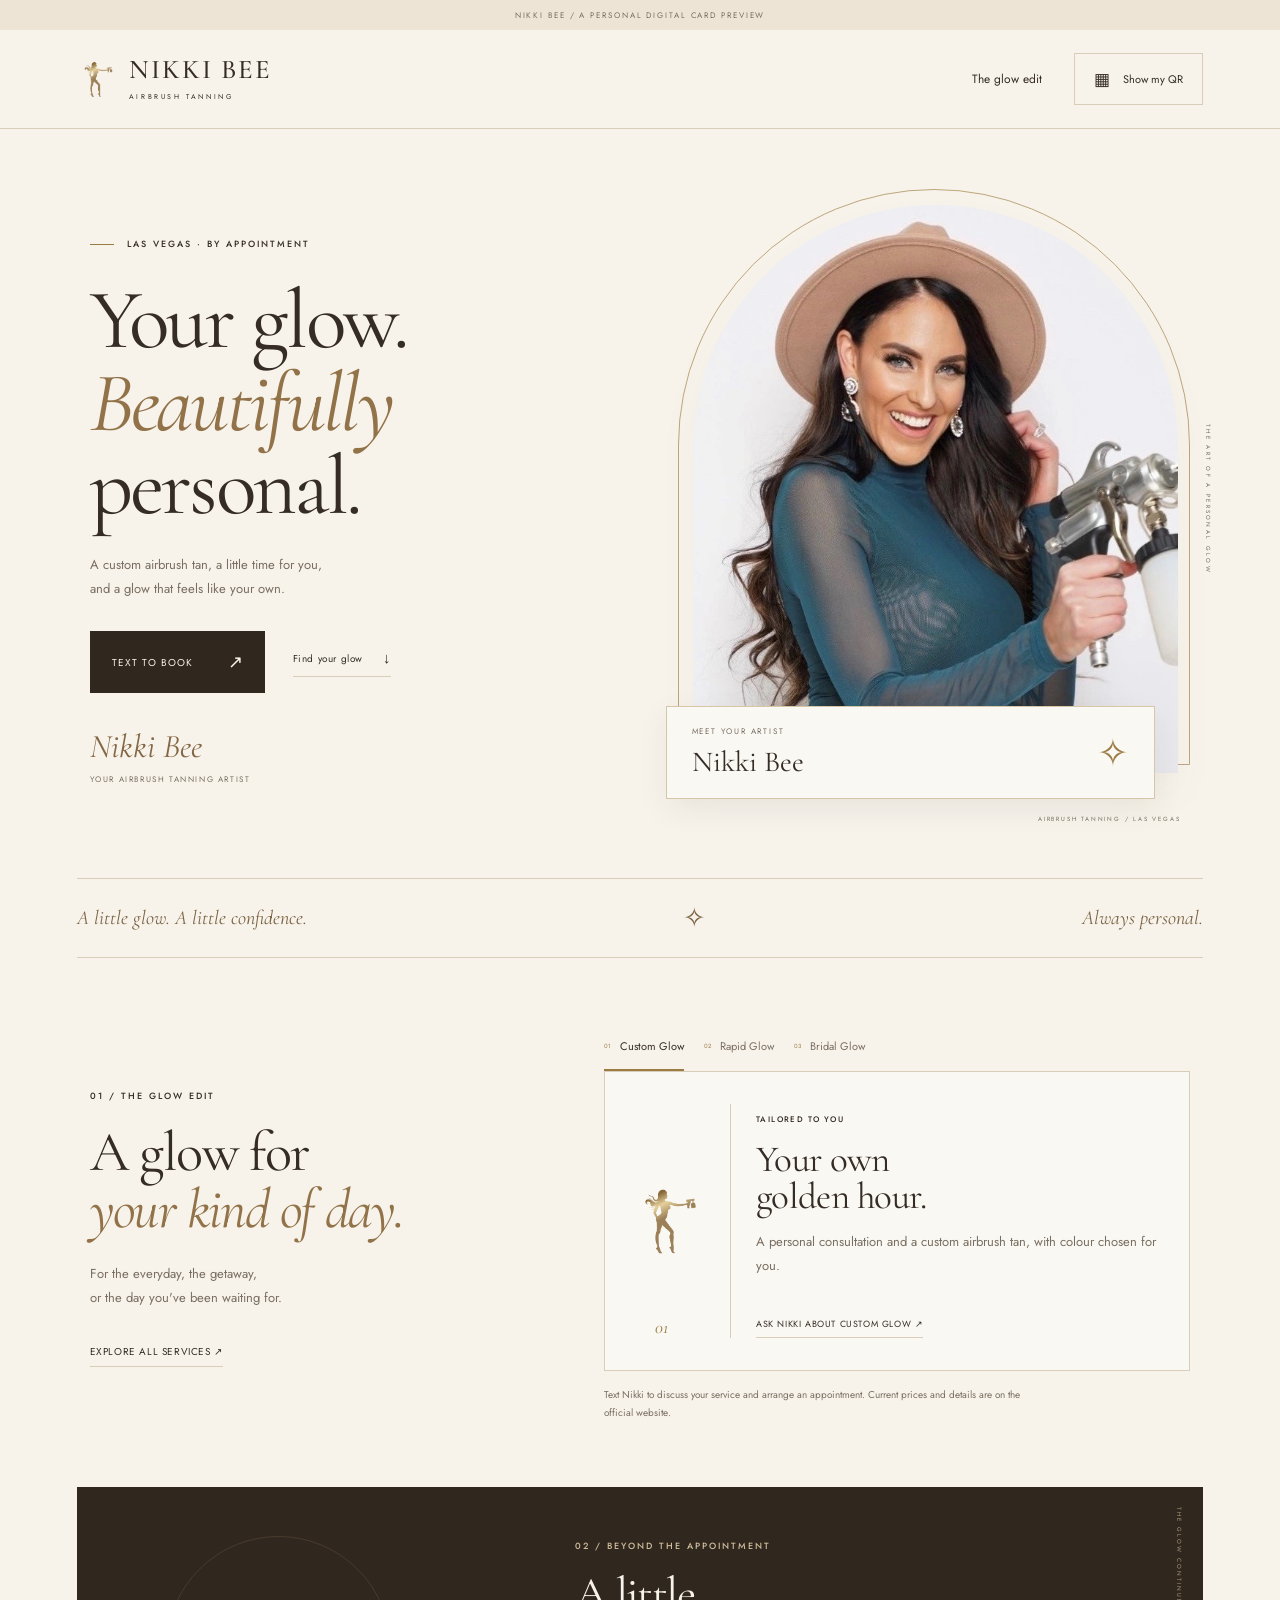
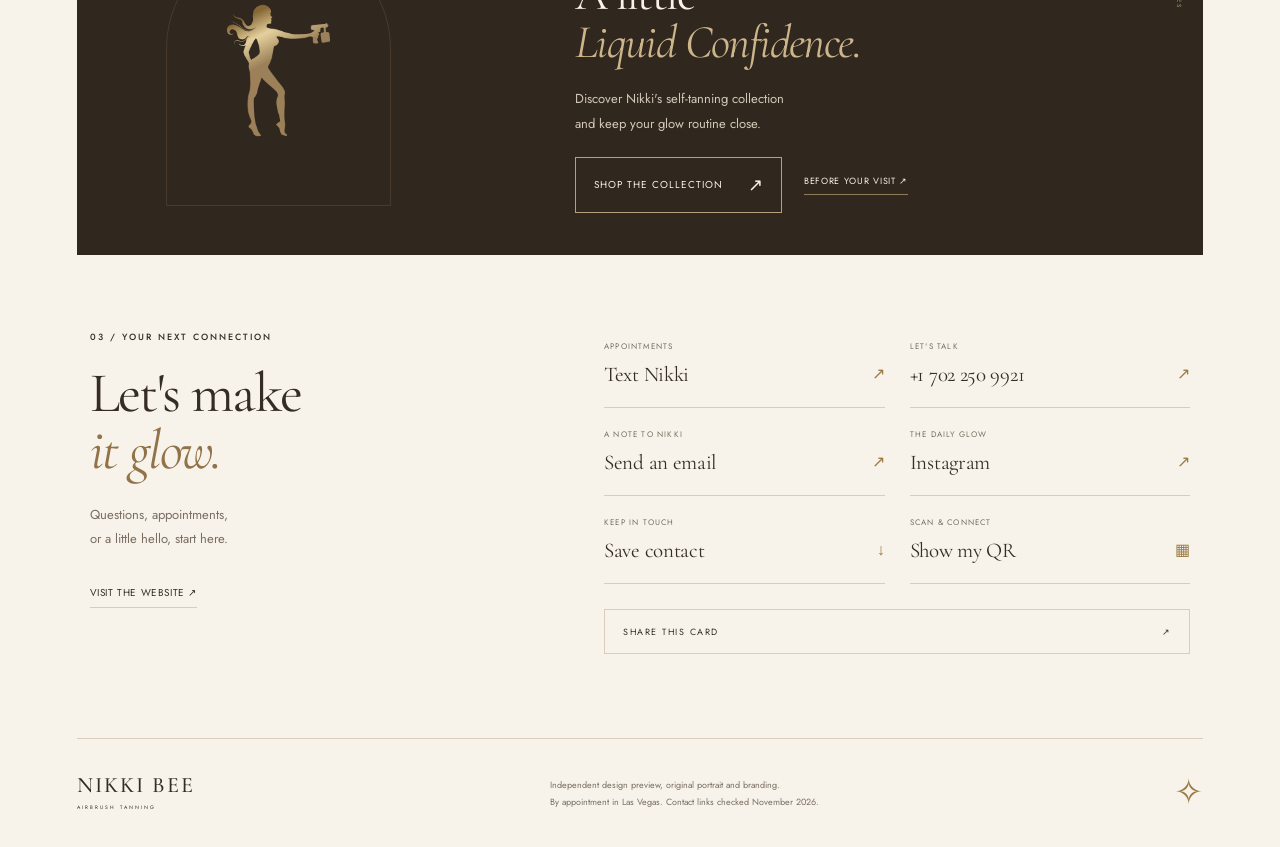
<file: index.html>
<!doctype html><html lang="en"><head><meta charset="utf-8"><meta name="viewport" content="width=device-width,initial-scale=1"><meta name="theme-color" content="#f7f3eb"><meta name="description" content="Nikki Bee Airbrush Tanning. A personal glow, by appointment in Las Vegas. Services, contact and Instagram in one elegant digital card."><title>Nikki Bee · Airbrush Tanning</title><link rel="stylesheet" href="style.css"><script src="app.js" defer></script></head><body><a class="skip" href="#main">Skip to content</a><div class="preview">NIKKI BEE / A PERSONAL DIGITAL CARD PREVIEW</div><div class="page"><header><a class="brand" href="index.html" aria-label="Nikki Bee home"><img src="emblem.webp" width="2008" height="2008" alt=""><span>NIKKI BEE<small>AIRBRUSH TANNING</small></span></a><nav aria-label="Main navigation"><a href="#ritual">The glow edit</a><a class="qr-nav" href="qr.html"><span aria-hidden="true">▦</span> Show my QR</a></nav></header>
<main id="main"><section class="hero"><div class="hero-copy"><p class="eyebrow"><span></span> LAS VEGAS · BY APPOINTMENT</p><h1>Your glow.<br><em>Beautifully</em><br>personal.</h1><p class="intro">A custom airbrush tan, a little time for you,<br>and a glow that feels like your own.</p><div class="hero-actions"><a class="button dark" href="sms:+17022509921">TEXT TO BOOK <span>↗</span></a><a class="text-link" href="#ritual">Find your glow <span>↓</span></a></div><div class="signature"><span>Nikki Bee</span><small>YOUR AIRBRUSH TANNING ARTIST</small></div></div><div class="portrait-stage"><div class="arch-line" aria-hidden="true"></div><div class="portrait"><img src="nikki.webp" width="848" height="777" alt="Nikki Bee holding her airbrush tanning equipment"></div><span class="portrait-side">THE ART OF A PERSONAL GLOW</span><div class="portrait-plaque"><span>MEET YOUR ARTIST</span><strong>Nikki Bee</strong><i aria-hidden="true">✧</i></div><span class="portrait-foot">AIRBRUSH TANNING / LAS VEGAS</span></div></section>
<div class="divider"><span>A little glow. A little confidence.</span><i aria-hidden="true">✧</i><span>Always personal.</span></div>
<section class="ritual" id="ritual"><div class="ritual-heading"><p class="eyebrow">01 / THE GLOW EDIT</p><h2>A glow for<br><em>your kind of day.</em></h2><p>For the everyday, the getaway,<br>or the day you've been waiting for.</p><a class="text-link" href="https://nikkibeeessentials.com/pages/services" target="_blank" rel="noopener">EXPLORE ALL SERVICES ↗</a></div><div class="ritual-menu"><div role="tablist" aria-label="Explore tanning services" class="service-tabs"><button role="tab" id="custom-tab" aria-controls="glow-panel" aria-selected="true" data-service="0"><small>01</small> Custom Glow</button><button role="tab" id="rapid-tab" aria-controls="glow-panel" aria-selected="false" tabindex="-1" data-service="1"><small>02</small> Rapid Glow</button><button role="tab" id="bridal-tab" aria-controls="glow-panel" aria-selected="false" tabindex="-1" data-service="2"><small>03</small> Bridal Glow</button></div><div class="glow-panel" role="tabpanel" id="glow-panel" aria-labelledby="custom-tab"><div class="glow-emblem" aria-hidden="true"><img src="emblem.webp" width="2008" height="2008" alt=""><span id="glow-number">01</span></div><div class="glow-content"><p class="eyebrow" id="glow-tag">TAILORED TO YOU</p><h3 id="glow-title">Your own<br>golden hour.</h3><p id="glow-copy">A personal consultation and a custom airbrush tan, with colour chosen for you.</p><a class="text-link" id="glow-link" href="sms:+17022509921">ASK NIKKI ABOUT CUSTOM GLOW ↗</a></div></div><p class="menu-note">Text Nikki to discuss your service and arrange an appointment. Current prices and details are on the official website.</p></div></section>
<section class="essentials"><div class="essentials-mark"><img src="emblem.webp" width="2008" height="2008" loading="lazy" alt="Nikki Bee gold airbrush silhouette"></div><div><p class="eyebrow">02 / BEYOND THE APPOINTMENT</p><h2>A little<br><em>Liquid Confidence.</em></h2><p>Discover Nikki's self-tanning collection<br>and keep your glow routine close.</p><div class="essentials-actions"><a class="button outline" href="https://nikkibeeessentials.com/pages/shop-online" target="_blank" rel="noopener">SHOP THE COLLECTION <span>↗</span></a><a class="text-link" href="https://nikkibeeessentials.com/pages/waiver-faqs" target="_blank" rel="noopener">BEFORE YOUR VISIT ↗</a></div></div><span class="collection-note" aria-hidden="true">THE GLOW CONTINUES</span></section>
<section class="connect" id="contact"><div class="connect-heading"><p class="eyebrow">03 / YOUR NEXT CONNECTION</p><h2>Let's make<br><em>it glow.</em></h2><p>Questions, appointments,<br>or a little hello, start here.</p><a class="text-link" href="https://nikkibeeessentials.com/" target="_blank" rel="noopener">VISIT THE WEBSITE ↗</a></div><div class="contact-grid"><a href="sms:+17022509921"><small>APPOINTMENTS</small><span>Text Nikki</span><b>↗</b></a><a href="tel:+17022509921"><small>LET'S TALK</small><span>+1 702 250 9921</span><b>↗</b></a><a href="mailto:nikki@nikkibeeairbrushtanning.com"><small>A NOTE TO NIKKI</small><span>Send an email</span><b>↗</b></a><a href="https://www.instagram.com/nikkibee_airbrushtanning/" target="_blank" rel="noopener"><small>THE DAILY GLOW</small><span>Instagram</span><b>↗</b></a><a href="contact.vcf" download><small>KEEP IN TOUCH</small><span>Save contact</span><b>↓</b></a><a href="qr.html"><small>SCAN & CONNECT</small><span>Show my QR</span><b>▦</b></a><button type="button" id="share">SHARE THIS CARD <span>↗</span></button><p id="share-status" role="status"></p></div></section></main><footer><a class="brand" href="index.html"><span>NIKKI BEE<small>AIRBRUSH TANNING</small></span></a><p>Independent design preview, original portrait and branding.<br>By appointment in Las Vegas. Contact links checked November 2026.</p><span class="footer-star" aria-hidden="true">✧</span></footer><a class="mobile-book" href="sms:+17022509921"><span>YOUR NEXT GLOW</span> TEXT NIKKI TO BOOK ↗</a></div></body></html>
</file>
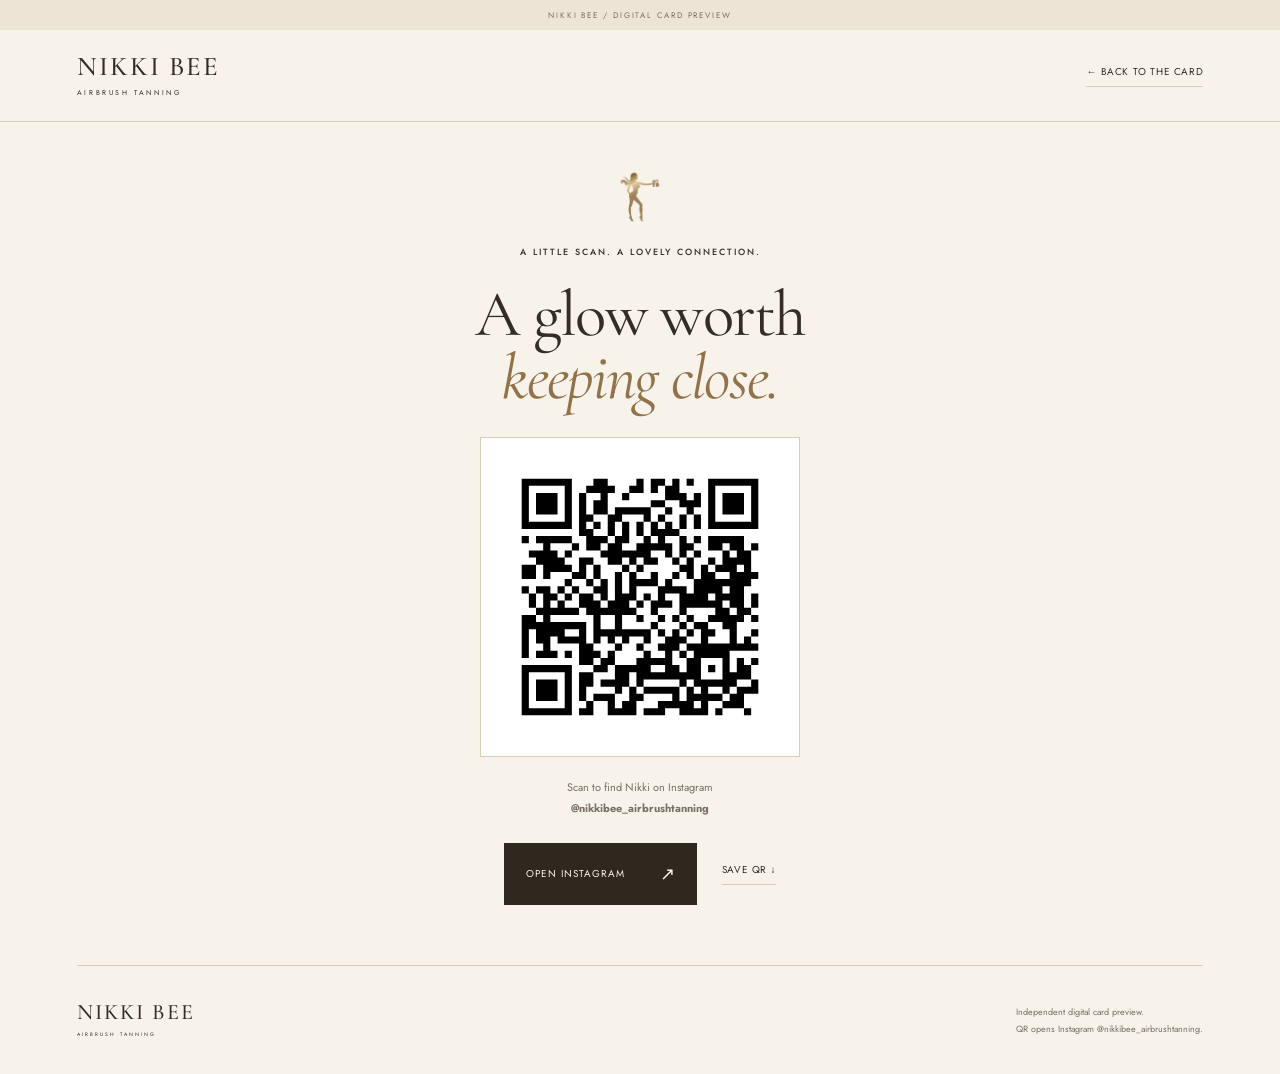
<file: qr.html>
<!doctype html><html lang="en"><head><meta charset="utf-8"><meta name="viewport" content="width=device-width,initial-scale=1"><meta name="theme-color" content="#f7f3eb"><title>Nikki Bee · Instagram QR</title><link rel="stylesheet" href="style.css"></head><body><div class="preview">NIKKI BEE / DIGITAL CARD PREVIEW</div><div class="page qr-page"><header><a class="brand" href="index.html" aria-label="Nikki Bee home"><span>NIKKI BEE<small>AIRBRUSH TANNING</small></span></a><a class="text-link" href="index.html">← BACK TO THE CARD</a></header><main class="qr-main"><img src="emblem.webp" width="2008" height="2008" alt="Nikki Bee gold airbrush silhouette"><p class="eyebrow">A LITTLE SCAN. A LOVELY CONNECTION.</p><h1>A glow worth<br><em>keeping close.</em></h1><div class="qr-box"><img class="qr-image" src="instagram-qr.svg" width="444" height="444" alt="Scan to open Instagram @nikkibee_airbrushtanning"></div><p>Scan to find Nikki on Instagram<br><strong>@nikkibee_airbrushtanning</strong></p><div class="qr-actions"><a class="button dark" href="https://www.instagram.com/nikkibee_airbrushtanning/" target="_blank" rel="noopener">OPEN INSTAGRAM <span>↗</span></a><a class="text-link" href="instagram-qr.png" download="Nikki-Bee-Instagram-QR.png">SAVE QR ↓</a></div></main><footer><a class="brand" href="index.html"><span>NIKKI BEE<small>AIRBRUSH TANNING</small></span></a><p>Independent digital card preview.<br>QR opens Instagram @nikkibee_airbrushtanning.</p></footer></div></body></html>
</file>
<file: style.css>
@import url('https://fonts.googleapis.com/css2?family=Cormorant+Garamond:ital,wght@0,400;0,500;0,600;1,400;1,500&family=Jost:wght@400;500;600&display=swap');
:root{--ivory:#f7f3eb;--ink:#352c25;--muted:#796e61;--gold:#9b7b44;--line:#d9cdb9;--sand:#ede4d6;--espresso:#30271f;--pale:#faf8f3}*{box-sizing:border-box}html{scroll-behavior:smooth;scroll-padding-top:25px}body{margin:0;background:#e8e0d3;color:var(--ink);font-family:Jost,Arial,sans-serif}a{color:inherit;text-decoration:none}button{font:inherit;cursor:pointer}a,button{-webkit-tap-highlight-color:transparent}a:focus-visible,button:focus-visible{outline:2px solid #896629;outline-offset:5px}.skip{position:absolute;top:-100px;z-index:10;background:var(--ink);color:white;padding:12px}.skip:focus{top:0}.preview{text-align:center;color:var(--muted);background:var(--sand);padding:9px 15px;font-size:8px;letter-spacing:1.9px}.page{max-width:1380px;margin:auto;background:var(--ivory);overflow:hidden}header{display:flex;align-items:center;justify-content:space-between;gap:25px;padding:23px 6%;border-bottom:1px solid var(--line)}.brand{display:inline-flex;align-items:center;gap:9px}.brand img{width:43px;height:48px;object-fit:contain}.brand>span{font:500 27px/1.05 'Cormorant Garamond',Georgia,serif;letter-spacing:2px}.brand small{display:block;font:400 7px Jost,Arial,sans-serif;letter-spacing:2.6px;margin-top:7px}nav{display:flex;gap:32px;align-items:center;font-size:10px}nav>a:hover{color:var(--gold)}.qr-nav{display:flex;align-items:center;gap:13px;padding:13px 19px;border:1px solid var(--line);font-size:10px}.qr-nav>span{font-size:17px}.hero{display:grid;grid-template-columns:1.05fr 1fr;align-items:center;gap:6%;padding:60px 7% 55px}.eyebrow{font-size:8px;font-weight:500;letter-spacing:2px;line-height:1.8}.hero .eyebrow{display:flex;align-items:center;gap:13px}.hero .eyebrow span{width:24px;height:1px;background:var(--gold)}h1,h2,h3{font-family:'Cormorant Garamond',Georgia,serif;font-weight:400}h1{font-size:clamp(58px,6.6vw,92px);line-height:.98;letter-spacing:-2.7px;margin:27px 0 25px}h1 em,h2 em{font-weight:400;color:#927248}.intro{font-size:13px;line-height:1.9;color:var(--muted)}.hero-actions{display:flex;align-items:center;gap:28px;margin-top:29px;flex-wrap:wrap}.button{font-size:8px;letter-spacing:1.5px;display:inline-flex;align-items:center;justify-content:space-between;gap:35px;padding:18px 22px;transition:background .15s}.button span{font-size:18px;letter-spacing:0}.dark{background:var(--espresso);color:var(--ivory)}.dark:hover{background:#594432}.text-link{display:inline-flex;gap:20px;border-bottom:1px solid var(--line);padding:0 0 7px;font-size:8px;letter-spacing:1px;align-items:center}.text-link:hover{border-color:var(--gold)}.text-link span{font-size:15px}.signature{margin-top:34px;display:flex;flex-direction:column;gap:7px}.signature>span{font:italic 33px 'Cormorant Garamond',Georgia,serif;color:#846744}.signature small{font-size:6px;letter-spacing:1.6px;color:var(--muted)}.portrait-stage{position:relative;padding:16px 12px 50px 0;margin-left:7px}.arch-line{position:absolute;inset:0 0 58px -15px;border:1px solid #bda67c;border-radius:260px 260px 0 0}.portrait{position:relative;border-radius:250px 250px 0 0;overflow:hidden;aspect-ratio:1/1.17;background:#f1f0f1;box-shadow:0 20px 40px #7961420b}.portrait img{width:100%;height:100%;object-fit:cover;object-position:53% 35%;display:block}.portrait-side{position:absolute;writing-mode:vertical-rl;right:-22px;top:37%;font-size:6px;letter-spacing:2.3px;color:var(--muted)}.portrait-plaque{position:absolute;bottom:24px;left:-27px;right:35px;padding:18px 25px;background:var(--pale);border:1px solid #d7c6a8;box-shadow:0 10px 30px #352c2510;display:grid;grid-template-columns:1fr auto;gap:5px}.portrait-plaque>span{font-size:6px;letter-spacing:1.8px;color:var(--muted)}.portrait-plaque strong{font:400 29px 'Cormorant Garamond',Georgia,serif;grid-column:1}.portrait-plaque i{font-size:38px;font-style:normal;color:var(--gold);grid-column:2;grid-row:1/3;align-self:center}.portrait-foot{position:absolute;bottom:0;right:10px;font-size:6px;letter-spacing:1.8px;color:var(--muted)}.divider{display:flex;align-items:center;justify-content:space-between;gap:20px;margin:0 6%;padding:23px 0;border-top:1px solid var(--line);border-bottom:1px solid var(--line);font:italic 20px 'Cormorant Garamond',Georgia,serif;color:#7b6242}.divider i{font:normal 27px Georgia,serif}.ritual{padding:65px 7%;display:grid;grid-template-columns:.85fr 1.2fr;gap:9%;align-items:center}h2{font-size:clamp(42px,4.4vw,62px);line-height:1.02;letter-spacing:-1.6px;margin:20px 0}.ritual-heading>p:not(.eyebrow){font-size:12px;line-height:1.9;color:var(--muted);margin:23px 0}.ritual-heading .text-link{margin-top:10px}.service-tabs{display:flex;border-bottom:1px solid var(--line);gap:20px}.service-tabs button{border:0;border-bottom:2px solid transparent;background:none;padding:15px 0;color:var(--muted);font-size:11px;display:flex;align-items:center;gap:9px}.service-tabs small{font-size:6px;color:var(--gold)}.service-tabs [aria-selected=true]{color:var(--ink);border-bottom-color:var(--gold)}.glow-panel{background:var(--pale);border:1px solid var(--line);border-top:0;display:grid;grid-template-columns:100px 1fr;gap:25px;align-items:center;padding:32px 26px;min-height:285px}.glow-emblem{position:relative;align-self:stretch;display:flex;align-items:center;justify-content:center;border-right:1px solid var(--line);padding-right:20px}.glow-emblem img{width:95px;max-width:100%;height:auto;object-fit:contain}.glow-emblem>span{position:absolute;bottom:0;left:24px;font:italic 18px 'Cormorant Garamond',Georgia,serif;color:var(--gold)}.glow-content .eyebrow{font-size:6px;letter-spacing:1.4px}.glow-content h3{font-size:37px;line-height:1.02;letter-spacing:-.7px;margin:14px 0}.glow-content>p:not(.eyebrow){font-size:11px;line-height:1.8;color:var(--muted);min-height:60px;margin-bottom:20px}.glow-content .text-link{font-size:6px;letter-spacing:.6px}.menu-note{font-size:8px;line-height:1.8;color:var(--muted);margin:15px 0 0;max-width:430px}.essentials{background:var(--espresso);color:var(--ivory);margin:0 6%;padding:42px 7%;display:grid;grid-template-columns:.6fr 1fr;gap:9%;align-items:center;position:relative}.essentials-mark{border:1px solid #8a745142;border-radius:150px 150px 0 0;display:flex;align-items:center;justify-content:center;max-width:225px;aspect-ratio:1/1.2;padding:30px}.essentials-mark img{width:100%;height:auto;display:block}.essentials .eyebrow{color:#cfbd9c}.essentials h2{font-size:47px;margin:17px 0}.essentials h2 em{color:#cdb58b}.essentials p:not(.eyebrow){font-size:11px;line-height:1.9;color:#d4c8b8;margin:20px 0}.essentials-actions{display:flex;align-items:center;gap:22px;flex-wrap:wrap}.outline{border:1px solid #b7a17a;color:var(--ivory);font-size:6px;gap:25px;padding:14px 18px}.outline:hover{background:#554230}.essentials .text-link{font-size:6px;border-color:#8e7b5c;letter-spacing:.7px}.collection-note{position:absolute;top:20px;right:20px;writing-mode:vertical-rl;font-size:6px;letter-spacing:2px;color:#ad9778}.connect{display:grid;grid-template-columns:.85fr 1.2fr;gap:9%;padding:65px 7%}.connect-heading>p:not(.eyebrow){font-size:12px;line-height:1.9;color:var(--muted);margin:23px 0}.connect-heading .text-link{margin-top:10px}.contact-grid{display:grid;grid-template-columns:1fr 1fr;column-gap:25px;align-content:start}.contact-grid>a{display:grid;grid-template-columns:1fr auto;gap:10px;border-bottom:1px solid var(--line);padding:20px 0}.contact-grid small{font-size:6px;letter-spacing:1.2px;color:var(--muted);grid-column:1/3}.contact-grid>a>span{font:400 21px 'Cormorant Garamond',Georgia,serif;letter-spacing:-.3px}.contact-grid b{font-size:16px;color:var(--gold);font-weight:400}.contact-grid>a:hover>span{color:#9b753e}#share{grid-column:1/3;display:flex;justify-content:space-between;padding:15px 18px;background:none;color:var(--ink);border:1px solid var(--line);font-size:7px;letter-spacing:1.5px;margin-top:25px}#share:hover{background:var(--sand)}#share-status{grid-column:1/3;color:var(--muted);font-size:9px;min-height:10px;margin-bottom:0}footer{display:flex;align-items:center;justify-content:space-between;gap:25px;border-top:1px solid var(--line);margin:0 6%;padding:28px 0}footer .brand>span{font-size:22px}footer .brand small{font-size:5px;letter-spacing:2px}footer p{font-size:7px;line-height:1.9;color:var(--muted)}.footer-star{font:normal 35px Georgia,serif;color:var(--gold)}.mobile-book{display:none}.qr-main{padding:45px 20px 60px;text-align:center;min-height:70vh}.qr-main>img{display:block;width:60px;height:60px;object-fit:contain;margin:0 auto 17px}.qr-main h1{font-size:65px;line-height:.98;letter-spacing:-1.7px;margin:22px 0}.qr-main>p:not(.eyebrow){font-size:11px;line-height:1.9;color:var(--muted)}.qr-box{background:white;padding:12px;border:1px solid var(--line);width:min(320px,100%);margin:27px auto 20px;flex-shrink:0}.qr-image{display:block;width:100%;max-width:100%;height:auto!important;aspect-ratio:1/1;object-fit:contain;flex-shrink:0;background:#fff}.qr-actions{display:flex;justify-content:center;align-items:center;gap:25px;margin-top:24px}
@media(max-width:950px){.hero{gap:5%;padding-left:6%;padding-right:6%}h1{font-size:72px}.hero-actions{gap:20px}.portrait-stage{margin-left:8px}.ritual,.connect{gap:6%;padding-left:6%;padding-right:6%}.glow-panel{grid-template-columns:65px 1fr;gap:20px;padding:25px 20px}.glow-emblem{padding-right:13px}.glow-emblem>span{left:12px}.service-tabs{gap:14px}.service-tabs button{font-size:10px;gap:6px}.essentials{gap:6%;padding:35px 6%}.essentials h2{font-size:43px}.contact-grid{column-gap:18px}.contact-grid>a>span{font-size:19px}}
@media(max-width:650px){header{padding:19px 6%;gap:15px}.brand{gap:5px}.brand img{width:31px;height:37px}.brand>span{font-size:22px;letter-spacing:1.5px}.brand small{font-size:5px;letter-spacing:1.9px;margin-top:6px}nav{gap:0}nav>a:first-child{display:none}.qr-nav{padding:11px 12px;gap:9px;font-size:8px}.qr-nav>span{font-size:15px}.hero{display:flex;flex-direction:column;align-items:stretch;padding:31px 7% 32px;gap:32px}.hero .eyebrow{font-size:7px;letter-spacing:1.4px}.hero .eyebrow span{width:18px}h1{font-size:clamp(58px,17vw,83px);letter-spacing:-2px;margin:24px 0}.intro{font-size:12px;line-height:1.8}.intro br{display:none}.hero-actions{gap:22px;margin-top:24px}.button{font-size:7px;padding:16px 18px;gap:28px}.text-link{font-size:7px;letter-spacing:.7px}.signature{margin-top:27px}.signature>span{font-size:30px}.signature small{font-size:5px}.portrait-stage{margin:3px 11px 0 16px;padding:13px 9px 47px 0}.portrait{aspect-ratio:1/1.14}.arch-line{left:-12px;bottom:55px}.portrait-side{right:-19px;font-size:5px;letter-spacing:1.6px}.portrait-plaque{left:-20px;right:20px;bottom:20px;padding:14px 20px}.portrait-plaque strong{font-size:27px}.portrait-plaque>span{font-size:5px}.portrait-plaque i{font-size:33px}.portrait-foot{font-size:5px;letter-spacing:1.3px}.divider{padding:19px 0;gap:15px;font-size:16px}.divider>span{max-width:140px}.divider>span:last-child{text-align:right}.divider i{font-size:22px}.ritual{grid-template-columns:1fr;padding:38px 7%;gap:27px}h2{font-size:43px;letter-spacing:-1.2px;margin:17px 0}.eyebrow{font-size:7px;letter-spacing:1.7px}.ritual-heading>p:not(.eyebrow){font-size:11px;margin:20px 0}.ritual-heading .text-link{margin-top:0}.service-tabs{gap:15px;justify-content:space-between}.service-tabs button{font-size:10px;gap:6px;padding:14px 0}.service-tabs small{font-size:5px}.glow-panel{padding:24px 18px;grid-template-columns:65px 1fr;min-height:275px;gap:18px}.glow-content h3{font-size:33px}.glow-content>p:not(.eyebrow){font-size:10px;min-height:70px}.glow-content .text-link{font-size:6px;line-height:1.8;letter-spacing:.3px}.menu-note{font-size:7px}.essentials{grid-template-columns:1fr;padding:33px 8%;gap:22px;margin:0 6%}.essentials-mark{width:90px;aspect-ratio:1/1.15;padding:13px;border-radius:100px 100px 0 0}.essentials h2{font-size:39px;letter-spacing:-.8px}.essentials p:not(.eyebrow){font-size:11px}.essentials-actions{gap:21px}.outline{font-size:6px;padding:13px 16px;gap:30px}.collection-note{font-size:5px;right:16px}.connect{grid-template-columns:1fr;padding:38px 7%;gap:22px}.connect-heading>p:not(.eyebrow){font-size:11px;margin:20px 0}.connect-heading .text-link{margin-top:0}.contact-grid{column-gap:20px}.contact-grid>a{padding:17px 0;gap:8px}.contact-grid small{font-size:5px;letter-spacing:.8px}.contact-grid>a>span{font-size:19px}.contact-grid b{font-size:14px}#share{font-size:6px;letter-spacing:1px;padding:14px;margin-top:23px}footer{flex-wrap:wrap;align-items:start;padding:25px 0 95px;gap:20px}footer p{order:3;width:100%;margin:0;font-size:7px}.footer-star{font-size:30px}.mobile-book{display:flex;position:fixed;left:15px;right:15px;bottom:12px;background:var(--espresso);border:1px solid #a48a60;color:var(--ivory);justify-content:space-between;align-items:center;gap:15px;padding:17px 16px;font-size:7px;letter-spacing:1px;z-index:4;box-shadow:0 7px 25px #352c252a}.mobile-book span{font-size:5px;letter-spacing:1px;color:#d1bb98}.qr-main{padding-top:30px}.qr-main h1{font-size:55px}.qr-box{max-width:280px}.qr-actions{gap:22px;flex-wrap:wrap}.qr-page footer{padding-bottom:25px}.preview{font-size:6px;letter-spacing:1.2px}.qr-main>img{width:48px;height:48px}}@media(max-width:350px){.brand>span{font-size:19px}.qr-nav{font-size:7px;padding:10px}.service-tabs{gap:8px}.service-tabs button{font-size:9px}.glow-panel{grid-template-columns:50px 1fr;padding:20px 14px;gap:13px}.glow-content h3{font-size:30px}.contact-grid>a>span{font-size:17px}.qr-main h1{font-size:49px}}@media(prefers-reduced-motion:reduce){html{scroll-behavior:auto}*{transition:none!important}}

/* Keep the fine editorial details readable on small screens. */
.button{font-size:10px;letter-spacing:1px}.text-link{font-size:10px;letter-spacing:.6px}.eyebrow{font-size:9px}.signature small,.portrait-plaque>span{font-size:8px}.contact-grid small{font-size:8px}.glow-content .eyebrow{font-size:8px}.glow-content .text-link,.essentials .text-link{font-size:9px}.glow-content>p:not(.eyebrow),.essentials p:not(.eyebrow){font-size:13px}.menu-note{font-size:10px}#share{font-size:9px}footer p{font-size:9px}nav{font-size:12px}.qr-nav{font-size:11px}.ritual-heading>p:not(.eyebrow),.connect-heading>p:not(.eyebrow){font-size:13px}
@media(max-width:650px){.hero .eyebrow{font-size:8px}.intro{font-size:13px}.signature small{font-size:7px}.qr-nav{font-size:10px}.service-tabs button{font-size:12px;gap:5px}.service-tabs small{font-size:7px}.glow-content>p:not(.eyebrow){font-size:12px}.glow-content .text-link{font-size:8px}.contact-grid small{font-size:8px;letter-spacing:.4px}.mobile-book{font-size:9px;letter-spacing:.6px}.mobile-book span{font-size:7px;letter-spacing:.5px}.essentials .button{font-size:9px}.essentials .text-link{font-size:9px}.menu-note{font-size:10px}.ritual-heading>p:not(.eyebrow),.connect-heading>p:not(.eyebrow){font-size:13px}.portrait-plaque>span{font-size:7px}}
@media(max-width:350px){.qr-nav{font-size:9px}.service-tabs button{font-size:11px}.service-tabs{gap:6px}.service-tabs small{font-size:6px}.glow-content .text-link{font-size:7px}.contact-grid small{font-size:7px}.mobile-book{font-size:8px}.text-link{font-size:9px}}
</file>
